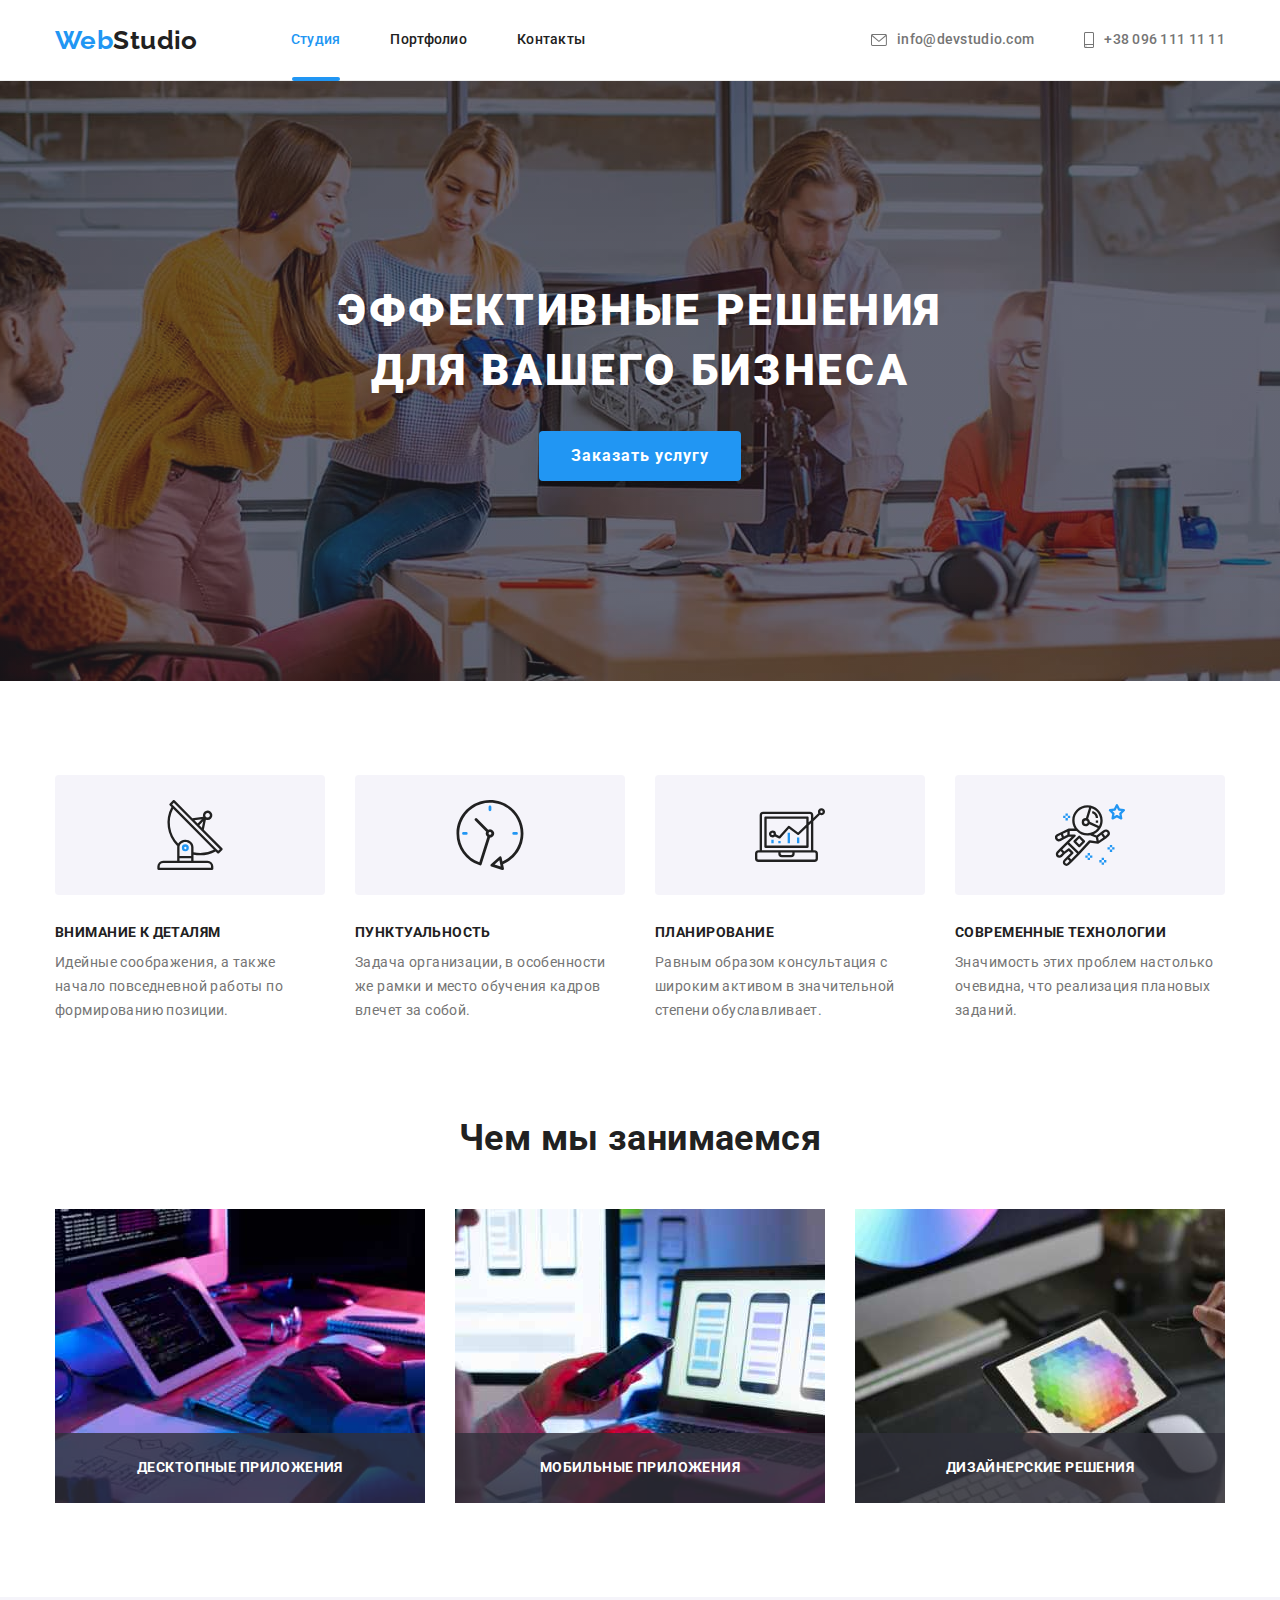
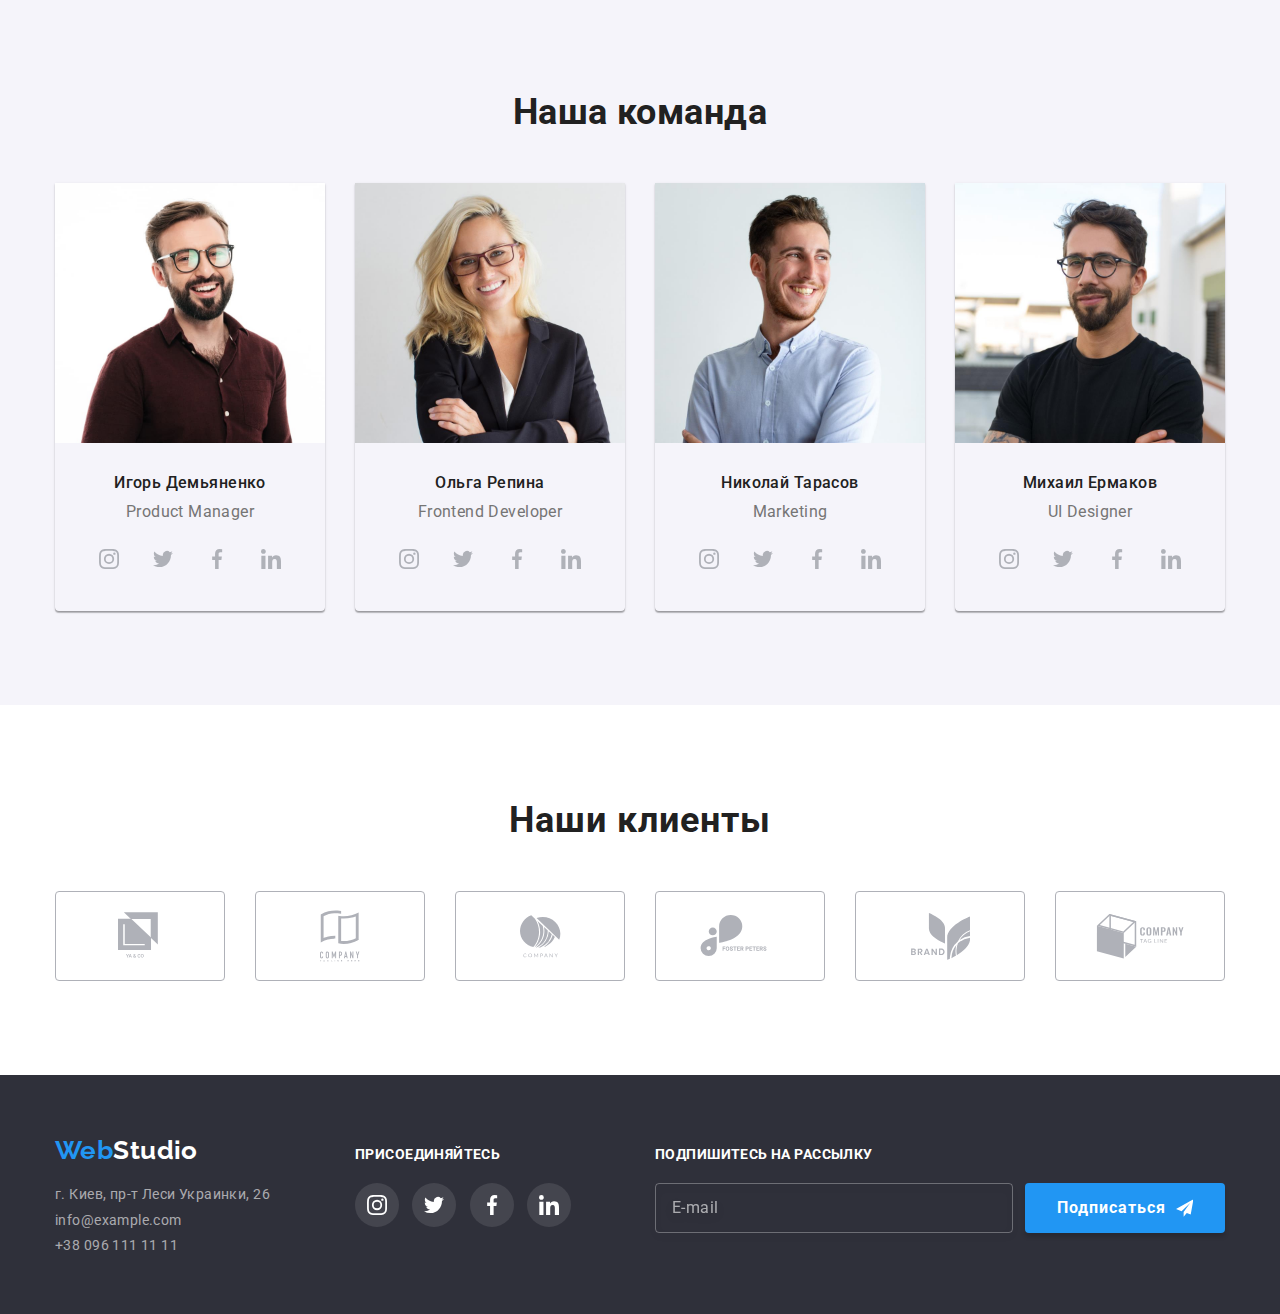
<file: index.html>
<!DOCTYPE html>
<html lang="ru">
  <head>
    <meta charset="UTF-8" />
    <meta http-equiv="X-UA-Compatible" content="IE=edge" />
    <meta name="viewport" content="width=device-width, initial-scale=1.0" />
    <title>Document</title>
    <link rel="preconnect" href="https://fonts.gstatic.com" />
    <link
      href="https://fonts.googleapis.com/css2?family=Raleway:wght@700&family=Roboto:wght@400;500;700;900&display=swap"
      rel="stylesheet"
    />
    <!-- <link
      rel="stylesheet"
      href="https://cdnjs.cloudflare.com/ajax/libs/modern-normalize/1.0.0/modern-normalize.min.css"
    /> -->
    <link rel="stylesheet" href="./css/main.min.css" />
  </head>
  <body>
    <!-- заголовок страницы, одинаковый на всех страницах -->
    <header class="section header ">
      <!-- Раздел навигации по сайту обернут в контейнере "верхняя линия" -->

      <div class="container header-navigation">
        <nav class="navigation-block">
          <a
            class="logo no-line"
            href="WebStudio"
            rel="noopener noreferrer nofollow"
            ><span class="logo-color">Web</span>Studio</a
          >

          <ul class="navigation-block no-list link-font">
            <li class="navigation-block__item">
              <a
                class="navigation-block__link current no-line"
                href="./index.html"
                title="Переход на главнцю страницу сайта"
              >
                Студия</a
              >
            </li>
            <li class="navigation-block__item">
              <a class="navigation-block__link no-line" href="./portfolio.html"
                >Портфолио</a
              >
            </li>
            <li class="navigation-block__item">
              <a class="navigation-block__link no-line" href="#">Контакты</a>
            </li>
          </ul>
        </nav>

        <!-- адресные ссылки -->
        <div class="contacts link-font">
          <a class="contacts__link no-line" href="mailto:info@devstudio.com">
            <svg class="e-mail">
              <use href="./images/svg/icons.svg#envelope"></use>
            </svg>
            info@devstudio.com</a
          >
          <a class="contacts__link no-line" href="+380961111111">
            <svg class="smartphone">
              <use href="./images/svg/icons.svg#smartphone"></use>
            </svg>
            +38 096 111 11 11</a
          >
        </div>
      </div>
    </header>

    <!-- Главный раздел страницы -->
    <main>
      <!-- Главная блок страницы с заказом услуги -->

      <section class="section hero">
        <div class="hero__bg-image">
          <div class="container">
            <div class="hero__definition">
              <h1 class="hero__title">
                Эффективные решения для вашего бизнеса
              </h1>
              <button
                type="button"
                class="btn btn-hover btn-focus"
                data-modal-open
              >
                Заказать услугу
              </button>
            </div>
          </div>
        </div>
      </section>
      <!-- Приоритеты компании -->
      <section class="section">
        <div class="container">
          <h2 class="visually-hidden">Приоритеты компании</h2>
          <ul class="priorities no-list">
            <li class="priorities__item priorities__icon-details">
              <h3 class="priorities__header">Внимание к деталям</h3>
              <p class="priorities__text">
                Идейные соображения, а также начало повседневной работы по
                формированию позиции.
              </p>
            </li>
            <li class="priorities__item priorities__icon-timeliness">
              <h3 class="priorities__header">Пунктуальность</h3>
              <p class="priorities__text">
                Задача организации, в особенности же рамки и место обучения
                кадров влечет за собой.
              </p>
            </li>
            <li class="priorities__item priorities__icon-planning">
              <h3 class="priorities__header">Планирование</h3>
              <p class="priorities__text">
                Равным образом консультация с широким активом в значительной
                степени обуславливает.
              </p>
            </li>
            <li class="priorities__item priorities__icon-technology">
              <h3 class="priorities__header">Современные технологии</h3>
              <p class="priorities__text">
                Значимость этих проблем настолько очевидна, что реализация
                плановых заданий.
              </p>
            </li>
          </ul>
        </div>
      </section>

      <!-- Чем мы занимаемся - описание деятельности компании -->
      <section class="section company-activity">
        <div class="container">
          <h2 class="company-activity__header">Чем мы занимаемся</h2>
          <ul class="activity-description no-list">
            <li class="activity-description__item">
              <div class="activity-description__thumb">
                <img
                  src="./images/mainpage/box_1.jpg"
                  alt="программист, за рабочим столом, работающий на компьютере"
                  width="370"
                />
                <p class="activity-description__thumb-text">
                  Десктопные приложения
                </p>
              </div>
            </li>
            <li class="activity-description__item">
              <div class="activity-description__thumb">
                <img
                  src="./images/mainpage/box_2.jpg"
                  alt="веб-дизайнер разрабывает приложение для смартфонов"
                  width="370"
                />
                <p class="activity-description__thumb-text">
                  Мобильные приложения
                </p>
              </div>
            </li>
            <li class="activity-description__item">
              <div class="activity-description__thumb">
                <img
                  src="./images/mainpage/box_3.jpg"
                  alt="креативный художник веб-дизайнер выбирает цвет на графическом планшете"
                  width="370"
                />
                <p class="activity-description__thumb-text">
                  Дизайнерские решения
                </p>
              </div>
            </li>
          </ul>
        </div>
      </section>

      <!-- Наша команда - представление членов команды -->
      <section class="section ourteam">
        <div class="container">
          <h2 class="ourteam__header">Наша команда</h2>
          <ul class="ourteam-members no-list">
            <li class="ourteam-members__item">
              <img
                class="ourteam-members__img"
                src="./images/mainpage/IDimg(1).jpg"
                alt="Игорь Демьяненко, Product Designer"
                width="270"
              />

              <div class="ourteam-members__title">
                <h3 class="ourteam-members__name">Игорь Демьяненко</h3>
                <p class="ourteam-members__position">Product Manager</p>
                <ul class="social-icons no-list">
                  <li class="social-icons__item">
                    <a
                      class="social-icons__link"
                      href="https://www.instagram.com"
                      rel="noopener noreferrer nofollow"
                      target="_blank"
                    >
                      <svg class="icon">
                        <use href="./images/svg/icons.svg#instagram"></use>
                      </svg>
                    </a>
                  </li>
                  <li class="social-icons__item">
                    <a
                      href="https://twitter.com"
                      class="social-icons__link"
                      rel="noopener noreferrer nofollow"
                      target="_blank"
                    >
                      <svg class="icon">
                        <use href="./images/svg/icons.svg#twitter"></use>
                      </svg>
                    </a>
                  </li>
                  <li class="social-icons__item">
                    <a
                      href="https://www.facebook.com"
                      class="social-icons__link"
                      rel="noopener noreferrer nofollow"
                      target="_blank"
                    >
                      <svg class="icon">
                        <use href="./images/svg/icons.svg#facebook"></use>
                      </svg>
                    </a>
                  </li>
                  <li class="social-icons__item">
                    <a
                      href="https://www.linkedin.com"
                      class="social-icons__link"
                      rel="noopener noreferrer nofollow"
                      target="_blank"
                    >
                      <svg class="icon">
                        <use href="./images/svg/icons.svg#linkedin"></use>
                      </svg>
                    </a>
                  </li>
                </ul>
              </div>
            </li>

            <li class="ourteam-members__item">
              <img
                class="ourteam-members__img"
                src="./images/mainpage/ORimg(1).jpg"
                alt="Ольга Репина, Frontend Developer"
                width="270"
              />
              <div class="ourteam-members__title">
                <h3 class="ourteam-members__name">Ольга Репина</h3>
                <p class="ourteam-members__position">Frontend Developer</p>
                <ul class="social-icons no-list">
                  <li class="social-icons__item">
                    <a
                      class="social-icons__link"
                      href="https://www.instagram.com"
                      rel="noopener noreferrer nofollow"
                      target="_blank"
                    >
                      <svg class="icon">
                        <use href="./images/svg/icons.svg#instagram"></use>
                      </svg>
                    </a>
                  </li>
                  <li class="social-icons__item">
                    <a
                      href="https://twitter.com"
                      class="social-icons__link"
                      rel="noopener noreferrer nofollow"
                      target="_blank"
                    >
                      <svg class="icon">
                        <use href="./images/svg/icons.svg#twitter"></use>
                      </svg>
                    </a>
                  </li>
                  <li class="social-icons__item">
                    <a
                      href="https://www.facebook.com"
                      class="social-icons__link"
                      rel="noopener noreferrer nofollow"
                      target="_blank"
                    >
                      <svg class="icon">
                        <use href="./images/svg/icons.svg#facebook"></use>
                      </svg>
                    </a>
                  </li>
                  <li class="social-icons__item">
                    <a
                      href="https://www.linkedin.com"
                      class="social-icons__link"
                      rel="noopener noreferrer nofollow"
                      target="_blank"
                    >
                      <svg class="icon">
                        <use href="./images/svg/icons.svg#linkedin"></use>
                      </svg>
                    </a>
                  </li>
                </ul>
              </div>
            </li>

            <li class="ourteam-members__item">
              <img
                class="ourteam-members__img"
                src="./images/mainpage/NTimg(1).jpg"
                alt="Николай Тарасов, Marketing"
                width="270"
              />
              <div class="ourteam-members__title">
                <h3 class="ourteam-members__name">Николай Тарасов</h3>
                <p class="ourteam-members__position">Marketing</p>
                <ul class="social-icons no-list">
                  <li class="social-icons__item">
                    <a
                      class="social-icons__link"
                      href="https://www.instagram.com"
                      rel="noopener noreferrer nofollow"
                      target="_blank"
                    >
                      <svg class="icon">
                        <use href="./images/svg/icons.svg#instagram"></use>
                      </svg>
                    </a>
                  </li>
                  <li class="social-icons__item">
                    <a
                      href="https://twitter.com"
                      class="social-icons__link"
                      rel="noopener noreferrer nofollow"
                      target="_blank"
                    >
                      <svg class="icon">
                        <use href="./images/svg/icons.svg#twitter"></use>
                      </svg>
                    </a>
                  </li>
                  <li class="social-icons__item">
                    <a
                      href="https://www.facebook.com"
                      class="social-icons__link"
                      rel="noopener noreferrer nofollow"
                      target="_blank"
                    >
                      <svg class="icon">
                        <use href="./images/svg/icons.svg#facebook"></use>
                      </svg>
                    </a>
                  </li>
                  <li class="social-icons__item">
                    <a
                      href="https://www.linkedin.com"
                      class="social-icons__link"
                      rel="noopener noreferrer nofollow"
                      target="_blank"
                    >
                      <svg class="icon">
                        <use href="./images/svg/icons.svg#linkedin"></use>
                      </svg>
                    </a>
                  </li>
                </ul>
              </div>
            </li>

            <li class="ourteam-members__item">
              <img
                class="ourteam-members__img"
                src="./images/mainpage/MEimg(1).jpg"
                alt="Михаил Ермаков, UI Designer"
                width="270"
              />
              <div class="ourteam-members__title">
                <h3 class="ourteam-members__name">Михаил Ермаков</h3>
                <p class="ourteam-members__position">UI Designer</p>
                <ul class="social-icons no-list">
                  <li class="social-icons__item">
                    <a
                      class="social-icons__link"
                      href="https://www.instagram.com"
                      rel="noopener noreferrer nofollow"
                      target="_blank"
                    >
                      <svg class="icon">
                        <use href="./images/svg/icons.svg#instagram"></use>
                      </svg>
                    </a>
                  </li>
                  <li class="social-icons__item">
                    <a
                      href="https://twitter.com"
                      class="social-icons__link"
                      rel="noopener noreferrer nofollow"
                      target="_blank"
                    >
                      <svg class="icon">
                        <use href="./images/svg/icons.svg#twitter"></use>
                      </svg>
                    </a>
                  </li>
                  <li class="social-icons__item">
                    <a
                      href="https://www.facebook.com"
                      class="social-icons__link"
                      rel="noopener noreferrer nofollow"
                      target="_blank"
                    >
                      <svg class="icon">
                        <use href="./images/svg/icons.svg#facebook"></use>
                      </svg>
                    </a>
                  </li>
                  <li class="social-icons__item">
                    <a
                      href="https://www.linkedin.com"
                      class="social-icons__link"
                      rel="noopener noreferrer nofollow"
                      target="_blank"
                    >
                      <svg class="icon">
                        <use href="./images/svg/icons.svg#linkedin"></use>
                      </svg>
                    </a>
                  </li>
                </ul>
              </div>
            </li>
          </ul>
        </div>
      </section>

      <section class="section customers-section">
        <div class="container">
          <h2 class="customers-section__header">Наши клиенты</h2>
          <ul class="customers-list no-list">
            <li class="customers-list__item">
              <a
                class="customers-list__link"
                href=""
                rel="noopener noreferrer nofollow"
                target="_blank"
              >
                <svg class="customers-list__icon" width="44" height="49">
                  <use href="./images/svg/icons.svg#Ya_Co"></use>
                </svg>
              </a>
            </li>
            <li class="customers-list__item">
              <a
                class="customers-list__link"
                href=""
                rel="noopener noreferrer nofollow"
                target="_blank"
              >
                <svg class="customers-list__icon" width="40" height="52">
                  <use href="./images/svg/icons.svg#Company_Tagline_Here"></use>
                </svg>
              </a>
            </li>
            <li class="customers-list__item">
              <a
                class="customers-list__link"
                href=""
                rel="noopener noreferrer nofollow"
                target="_blank"
              >
                <svg class="customers-list__icon" width="41" height="43">
                  <use href="./images/svg/icons.svg#Company"></use>
                </svg>
              </a>
            </li>
            <li class="customers-list__item">
              <a
                class="customers-list__link"
                href=""
                rel="noopener noreferrer nofollow"
                target="_blank"
              >
                <svg class="customers-list__icon" width="80" height="42">
                  <use href="./images/svg/icons.svg#Foster_Peters"></use>
                </svg>
              </a>
            </li>
            <li class="customers-list__item">
              <a
                class="customers-list__link"
                href=""
                rel="noopener noreferrer nofollow"
                target="_blank"
              >
                <svg class="customers-list__icon" width="59" height="47">
                  <use href="./images/svg/icons.svg#Brand"></use>
                </svg>
              </a>
            </li>
            <li class="customers-list__item">
              <a
                class="customers-list__link"
                href=""
                rel="noopener noreferrer nofollow"
                target="_blank"
              >
                <svg class="customers-list__icon" width="89" height="45">
                  <use href="./images/svg/icons.svg#Company_Tag-Line"></use>
                </svg>
              </a>
            </li>
          </ul>
        </div>
      </section>
    </main>

    <!-- футер страницы -->
    <footer class="section page-footer">
      <div class="container">
        <div class="footer">
          <div class="company-info footer__item">
            <a
              class="logo logo--footer no-line"
              href="WebStudio"
              rel="noopener noreferrer nofollow"
              ><span class="logo-color">Web</span>Studio</a
            >
            <address>
              <p class="company-info__item street">
                г. Киев, пр-т Леси Украинки, 26
              </p>
              <a
                class="company-info__item no-line"
                href="mailto:info@example.com"
                >info@example.com</a
              >
              <a class="company-info__item no-line" href="+380961111111"
                >+38 096 111 11 11</a
              >
            </address>
          </div>
          <div class="join-us footer__item">
            <p class="join-us__appeal">присоединяйтесь</p>
            <a
              class="join-us__link instagram no-line"
              href="https://www.instagram.com"
              target="_blank"
              rel="noopener noreferer nofollow"
            ></a>
            <a
              class="join-us__link twitter no-line"
              href="https://twitter.com"
              target="_blank"
              rel="noopener noreferer nofollow"
            ></a>
            <a
              class="join-us__link facebook no-line"
              href="https://www.facebook.com"
              target="_blank"
              rel="noopener noreferer nofollow"
            ></a>
            <a
              class="join-us__link linkedin no-line"
              href="https://www.linkedin.com"
              target="_blank"
              rel="noopener noreferer nofollow"
            ></a>
          </div>

          <!-- оформление секции ввода e-mail -->
          <div class="call-to-sign footer__item">
            <p class="call-to-sign__appeal">Подпишитесь на рассылку</p>
            <form
              name="signup-form"
              class="call-to-sign__input"
              autocomplete="on"
            >
              <input
                type="email"
                name="email"
                placeholder="E-mail"
                class="call-to-sign__email"
              />
              <button
                type="submit"
                class="submit button btn btn-hover btn-focus"
              >
                <span>Подписаться</span>
                <svg width="24" height="24" class="submit__fly">
                  <use href="./images/svg/icons.svg#fly"></use>
                </svg>
              </button>
            </form>
          </div>
        </div>
      </div>
    </footer>

    <!-- формирование модального окна -->
    <div class="backdrop is-hidden" data-modal>
      <div class="modal">
        <div class="registration-form" role="group">
          <p class="registration-form__header">
            Оставьте свои данные, мы вам перезвоним
          </p>

          <label for="client-name" class="label">
            <span class="label__description">Имя</span>
            <input
              type="text"
              name="name-input"
              id="client-name"
              pattern="^[A-Za-zА-Яа-яЁё\s]+$"
              required
              class="label__input-field"
            /><svg class="label__icon" width="18" height="18">
              <use href="./images/svg/icons.svg#person"></use>
            </svg>
          </label>

          <label for="client-tel" class="label">
            <span class="label__description">Телефон</span>
            <input
              type="tel"
              name="phone-input"
              id="client-tel"
              pattern="[0-9]{10}"
              required
              class="label__input-field"
            />
            <svg class="label__icon" width="18" height="18">
              <use href="./images/svg/icons.svg#phone-client"></use>
            </svg>
          </label>

          <label for="client-mail" class="label">
            <span class="label__description">Почта</span>
            <input
              type="email"
              name="mail-input"
              id="client-mail"
              required
              class="label__input-field"
            />
            <svg class="label__icon" width="18" height="18">
              <use href="./images/svg/icons.svg#email-client"></use>
            </svg>
          </label>

          <label for="comment" class="label">
            <span class="label__description">Комментарий</span></label
          >
          <textarea
            name="comment"
            id="comment"
            class="registration-form__comment"
          >
          </textarea>

          <label class="form-check">
            <input
              class="form-check__input visually-hidden"
              type="checkbox"
              required
            />
            <span class="form-check__box"></span>
            <span class="form-check__agreement"
              >Соглашаюсь с рассылкой и принимаю</span
            >
            <a class="form-check__link no-line" href="#">Условия договора</a>
          </label>

          <button type="submit" class="form-send btn btn-hover btn-focus">
            Отправить
          </button>
        </div>

        <button class="modal-close" data-modal-close>
          <svg class="modal-close__icon" width="18" height="18">
            <use href="./images/svg/icons.svg#modal-close"></use>
          </svg>
        </button>
      </div>
    </div>
    <!-- Ставим Js перед закрывающим тегом body -->
    <script src="./modal.js"></script>
  </body>
</html>
</file>
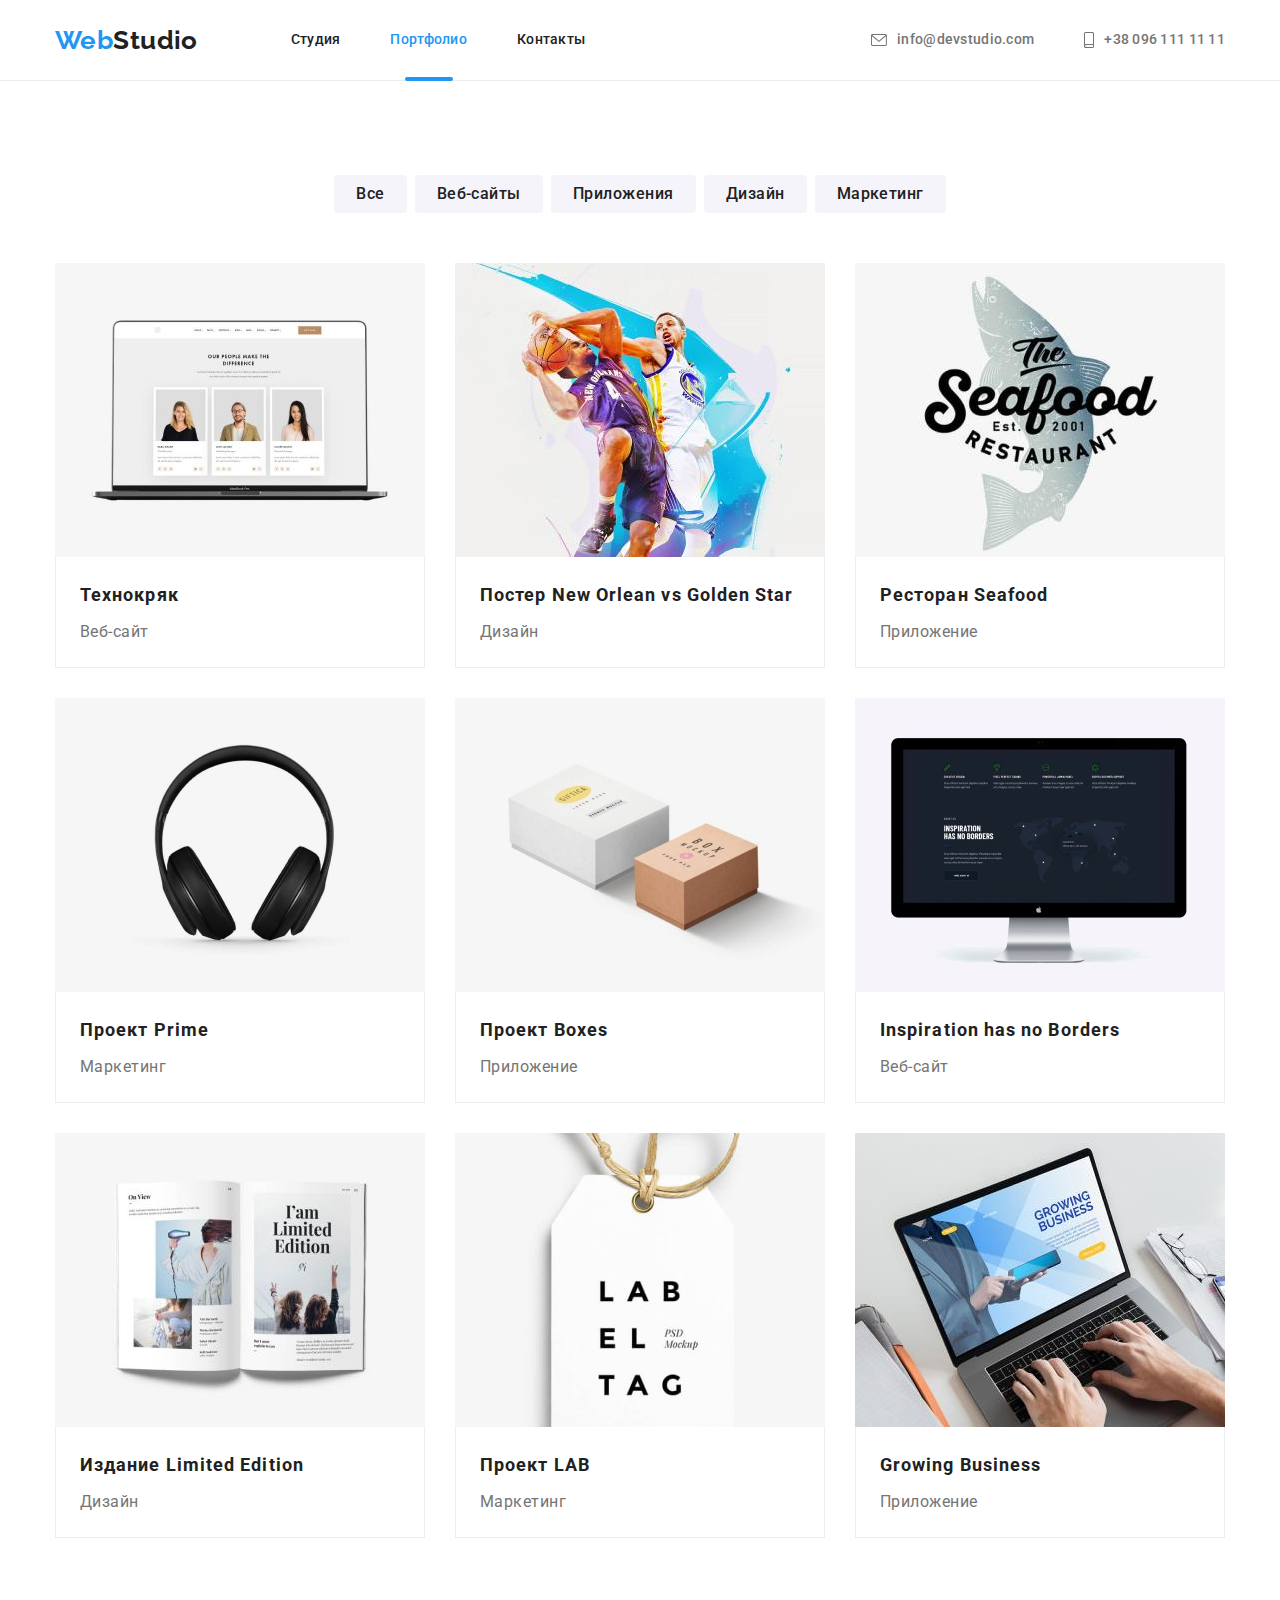
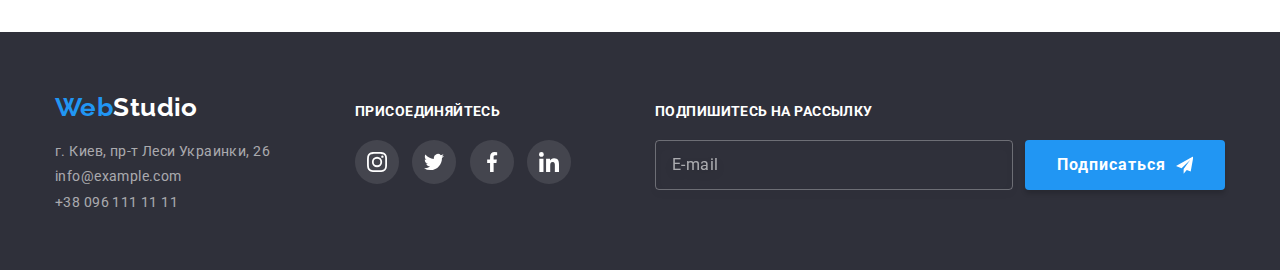
<file: portfolio.html>
<!DOCTYPE html>
<html lang="ru">
  <head>
    <meta charset="UTF-8" />
    <meta http-equiv="X-UA-Compatible" content="IE=edge" />
    <meta name="viewport" content="width=device-width, initial-scale=1.0" />
    <title>portfolio</title>
    <link rel="preconnect" href="https://fonts.gstatic.com" />
    <link
      href="https://fonts.googleapis.com/css2?family=Raleway:wght@700&family=Roboto:wght@400;500;700;900&display=swap"
      rel="stylesheet"
    />
    <!-- <link
      rel="stylesheet"
      href="https://cdnjs.cloudflare.com/ajax/libs/modern-normalize/1.0.0/modern-normalize.min.css"
    /> -->
    <link rel="stylesheet" href="./css/main.min.css" />
  </head>
  <body>
    <!-- заголовок страницы, одинаковый на всех страницах -->
    <header class="section header ">
      <!-- Раздел навигации по сайту -->
      <div class="container header-navigation">
        <nav class="navigation-block">
          <a
            href="WebStudio"
            rel="noopener noreferrer nofollow"
            class="logo no-line"
            ><span class="logo-color">Web</span>Studio</a
          >

          <ul class="navigation-block no-list link-font">
            <li class="navigation-block__item">
              <a
                class="navigation-block__link no-line"
                href="./index.html"
                title="Переход на главнцю страницу сайта"
              >
                Студия</a
              >
            </li>
            <li class="navigation-block__item">
              <a
                class="navigation-block__link current no-line"
                href="./portfolio.html"
                >Портфолио</a
              >
            </li>
            <li class="navigation-block__item">
              <a class="navigation-block__link no-line" href="">Контакты</a>
            </li>
          </ul>
        </nav>

        <!-- адресные ссылки -->
        <div class="contacts link-font">
          <a class="contacts__link no-line" href="mailto:info@devstudio.com">
            <svg class="e-mail">
              <use href="./images/svg/icons.svg#envelope"></use>
            </svg>
            info@devstudio.com</a
          >
          <a class="contacts__link no-line" href="+380961111111">
            <svg class="smartphone">
              <use href="./images/svg/icons.svg#smartphone"></use>
            </svg>
            +38 096 111 11 11</a
          >
        </div>
      </div>
    </header>

    <!-- главный раздел страницы Портфолио -->
    <main>
      <section class="section portfolio">
        <div class="container">
          <h1 class="visually-hidden">Портфолио компании</h1>

          <!-- фильтр переходов внутри сайта -->

          <ul class="navigation no-list">
            <li class="navigation__item">
              <button type="button" class="navigation__btn">Все</button>
            </li>
            <li class="navigation__item">
              <button type="button" class="navigation__btn">Веб-сайты</button>
            </li>
            <li class="navigation__item">
              <button type="button" class="navigation__btn">Приложения</button>
            </li>
            <li class="navigation__item">
              <button type="button" class="navigation__btn">Дизайн</button>
            </li>
            <li class="navigation__item">
              <button type="button" class="navigation__btn">Маркетинг</button>
            </li>
          </ul>

          <!-- раздел Наши работы, ссылки на описание проектов -->
          <h2 class="visually-hidden">Описание работ компании в портфолио</h2>
          <ul class="our-projects no-list">
            <li class="our-projects__item">
              <a
                class="our-projects__link no-line"
                href="#"
                rel="noopener noreferrer nofollow"
              >
                <div class="overaly">
                  <div class="overaly__item">
                    <p class="overaly__text">
                      Технокряк это современная площадка распространения
                      коронавируса. Компании используют эту платформу для
                      цифрового шпионажа и атак на защищённые серверы
                      конкурентов.
                    </p>
                  </div>
                  <img
                    class="portfolio-img"
                    src="./images/portfolio/tekhnokryak(1).jpg"
                    alt="Технокряк - Мы создаем различия"
                    width="370"
                  />
                </div>
                <div class="our-projects__item-decription">
                  <h3 class="our-projects__item-heading">Технокряк</h3>
                  <p class="our-projects__item-title">Веб-сайт</p>
                </div>
              </a>
            </li>

            <li class="our-projects__item">
              <a
                class="our-projects__link no-line"
                href="#"
                rel="noopener noreferrer nofollow"
              >
                <div class="overaly">
                  <img
                    class="portfolio-img"
                    src="./images/portfolio/NO_GS(1).jpg"
                    alt="Постер New Orlean против Golden Star"
                    width="370"
                  />
                  <div class="overaly__item">
                    <p class="overaly__text">
                      Технокряк это современная площадка распространения
                      коронавируса. Компании используют эту платформу для
                      цифрового шпионажа и атак на защищённые серверы
                      конкурентов.
                    </p>
                  </div>
                </div>

                <div class="our-projects__item-decription">
                  <h3 class="our-projects__item-heading">
                    Постер New Orlean vs Golden Star
                  </h3>
                  <p class="our-projects__item-title">Дизайн</p>
                </div>
              </a>
            </li>

            <li class="our-projects__item">
              <a
                class="our-projects__link no-line"
                href="#"
                rel="noopener noreferrer nofollow"
              >
                <div class="overaly">
                  <div class="overaly__item">
                    <p class="overaly__text">
                      Технокряк это современная площадка распространения
                      коронавируса. Компании используют эту платформу для
                      цифрового шпионажа и атак на защищённые серверы
                      конкурентов.
                    </p>
                  </div>
                  <img
                    class="portfolio-img"
                    src="./images/portfolio/SeaFood(1).jpg"
                    alt="Ресторан Seafood"
                    width="370"
                  />
                </div>

                <div class="our-projects__item-decription">
                  <h3 class="our-projects__item-heading">Ресторан Seafood</h3>
                  <p class="our-projects__item-title">Приложение</p>
                </div>
              </a>
            </li>

            <li class="our-projects__item">
              <a
                class="our-projects__link no-line"
                href="#"
                rel="noopener noreferrer nofollow"
              >
                <div class="overaly">
                  <div class="overaly__item">
                    <p class="overaly__text">
                      Технокряк это современная площадка распространения
                      коронавируса. Компании используют эту платформу для
                      цифрового шпионажа и атак на защищённые серверы
                      конкурентов.
                    </p>
                  </div>
                  <img
                    class="portfolio-img"
                    src="./images/portfolio/Prime(1).jpg"
                    alt="Проект Основной"
                    width="370"
                  />
                </div>

                <div class="our-projects__item-decription">
                  <h3 class="our-projects__item-heading">Проект Prime</h3>
                  <p class="our-projects__item-title">Маркетинг</p>
                </div>
              </a>
            </li>

            <li class="our-projects__item">
              <a
                class="our-projects__link no-line"
                href="#"
                rel="noopener noreferrer nofollow"
              >
                <div class="overaly">
                  <div class="overaly__item">
                    <p class="overaly__text">
                      Технокряк это современная площадка распространения
                      коронавируса. Компании используют эту платформу для
                      цифрового шпионажа и атак на защищённые серверы
                      конкурентов.
                    </p>
                  </div>
                  <img
                    class="portfolio-img"
                    src="./images/portfolio/Boxes(1).jpg"
                    alt="Проект Коробки"
                    width="370"
                  />
                </div>

                <div class="our-projects__item-decription">
                  <h3 class="our-projects__item-heading">Проект Boxes</h3>
                  <p class="our-projects__item-title">Приложение</p>
                </div>
              </a>
            </li>

            <li class="our-projects__item">
              <a
                class="our-projects__link no-line"
                href="#"
                rel="noopener noreferrer nofollow"
              >
                <div class="overaly">
                  <div class="overaly__item">
                    <p class="overaly__text">
                      Технокряк это современная площадка распространения
                      коронавируса. Компании используют эту платформу для
                      цифрового шпионажа и атак на защищённые серверы
                      конкурентов.
                    </p>
                  </div>
                  <img
                    class="portfolio-img"
                    src="./images/portfolio/Inspiration(1).jpg"
                    alt="Вдохновение не имеет границ"
                    width="370"
                  />
                </div>
                <div class="our-projects__item-decription">
                  <h3 class="our-projects__item-heading">
                    Inspiration has no Borders
                  </h3>
                  <p class="our-projects__item-title">Веб-сайт</p>
                </div>
              </a>
            </li>

            <li class="our-projects__item">
              <a
                class="our-projects__link no-line"
                href="#"
                rel="noopener noreferrer nofollow"
              >
                <div class="overaly">
                  <div class="overaly__item">
                    <p class="overaly__text">
                      Технокряк это современная площадка распространения
                      коронавируса. Компании используют эту платформу для
                      цифрового шпионажа и атак на защищённые серверы
                      конкурентов.
                    </p>
                  </div>
                  <img
                    class="portfolio-img"
                    src="./images/portfolio/LimitedEd(1).jpg"
                    alt="Разворот журнала с
              надписью Ограниченное издание"
                    width="370"
                  />
                </div>

                <div class="our-projects__item-decription">
                  <h3 class="our-projects__item-heading">
                    Издание Limited Edition
                  </h3>
                  <p class="our-projects__item-title">Дизайн</p>
                </div>
              </a>
            </li>

            <li class="our-projects__item">
              <a
                class="our-projects__link no-line"
                href="#"
                rel="noopener noreferrer nofollow"
              >
                <div class="overaly">
                  <div class="overaly__item">
                    <p class="overaly__text">
                      Технокряк это современная площадка распространения
                      коронавируса. Компании используют эту платформу для
                      цифрового шпионажа и атак на защищённые серверы
                      конкурентов.
                    </p>
                  </div>
                  <img
                    class="portfolio-img"
                    src="./images/portfolio/LAB(1).jpg"
                    alt="Лабораторная бирка"
                    width="370"
                  />
                </div>

                <div class="our-projects__item-decription">
                  <h3 class="our-projects__item-heading">Проект LAB</h3>
                  <p class="our-projects__item-title">Маркетинг</p>
                </div>
              </a>
            </li>

            <li class="our-projects__item">
              <a
                class="our-projects__link no-line"
                href="#"
                rel="noopener noreferrer nofollow"
              >
                <div class="overaly">
                  <div class="overaly__item">
                    <p class="overaly__text">
                      Технокряк это современная площадка распространения
                      коронавируса. Компании используют эту платформу для
                      цифрового шпионажа и атак на защищённые серверы
                      конкурентов.
                    </p>
                  </div>
                  <img
                    class="portfolio-img"
                    src="./images/portfolio/GrowingB(1).jpg"
                    alt="Человек работает на ноутбуке на экране надпись Растущий бизнес"
                    width="370"
                  />
                </div>

                <div class="our-projects__item-decription">
                  <h3 class="our-projects__item-heading">Growing Business</h3>
                  <p class="our-projects__item-title">Приложение</p>
                </div>
              </a>
            </li>
          </ul>
        </div>
      </section>
    </main>

    <!-- футер страницы -->
    <footer class="section page-footer">
      <div class="container">
        <div class="footer">
          <div class="footer-logo-address footer__item">
            <a
              class="logo logo--footer no-line"
              href="WebStudio"
              rel="noopener noreferrer nofollow"
              ><span class="logo-color">Web</span>Studio</a
            >
            <address class="page-footer-address">
              <p class="company-info__item street">
                г. Киев, пр-т Леси Украинки, 26
              </p>
              <a
                class="company-info__item no-line"
                href="mailto:info@example.com"
                >info@example.com</a
              >
              <a class="company-info__item no-line" href="+380961111111"
                >+38 096 111 11 11</a
              >
            </address>
          </div>
          <div class="join-us footer__item">
            <p class="join-us__appeal">присоединяйтесь</p>
            <a
              class="join-us__link instagram no-line"
              href="https://www.instagram.com"
              target="_blank"
              rel="noopener noreferer nofollow"
            ></a>
            <a
              class="join-us__link twitter no-line"
              href="https://twitter.com"
              target="_blank"
              rel="noopener noreferer nofollow"
            ></a>
            <a
              class="join-us__link facebook no-line"
              href="https://www.facebook.com"
              target="_blank"
              rel="noopener noreferer nofollow"
            ></a>
            <a
              class="join-us__link linkedin no-line"
              href="https://www.linkedin.com"
              target="_blank"
              rel="noopener noreferer nofollow"
            ></a>
          </div>

          <!-- оформление секции ввода e-mail -->
          <div class="call-to-sign footer__item">
            <p class="call-to-sign__appeal">Подпишитесь на рассылку</p>
            <form
              name="call-to-sign__input"
              class="call-to-sign__input"
              autocomplete="on"
            >
              <input
                type="email"
                name="email"
                placeholder="E-mail"
                class="call-to-sign__email"
              />
              <button
                type="submit"
                class="submit button btn btn-hover btn-focus"
              >
                <span>Подписаться</span>
                <svg width="24" height="24" class="submit__fly">
                  <use href="./images/svg/icons.svg#fly"></use>
                </svg>
              </button>
            </form>
          </div>
        </div>
      </div>
    </footer>
  </body>
</html>
</file>
<file: css/main.min.css>
/*! modern-normalize v1.0.0 | MIT License | https://github.com/sindresorhus/modern-normalize */*,::after,::before{box-sizing:border-box}:root{-moz-tab-size:4;tab-size:4}html{line-height:1.15;-webkit-text-size-adjust:100%}body{margin:0}body{font-family:system-ui, -apple-system, 'Segoe UI', Roboto, Helvetica, Arial, sans-serif, 'Apple Color Emoji', 'Segoe UI Emoji'}hr{height:0;color:inherit}abbr[title]{text-decoration:underline dotted}b,strong{font-weight:bolder}code,kbd,pre,samp{font-family:ui-monospace, SFMono-Regular, Consolas, 'Liberation Mono', Menlo, monospace;font-size:1em}small{font-size:80%}sub,sup{font-size:75%;line-height:0;position:relative;vertical-align:baseline}sub{bottom:-0.25em}sup{top:-0.5em}table{text-indent:0;border-color:inherit}button,input,optgroup,select,textarea{font-family:inherit;font-size:100%;line-height:1.15;margin:0}button,select{text-transform:none}[type='button'],[type='reset'],[type='submit'],button{-webkit-appearance:button}::-moz-focus-inner{border-style:none;padding:0}:-moz-focusring{outline:1px dotted ButtonText}:-moz-ui-invalid{box-shadow:none}legend{padding:0}progress{vertical-align:baseline}::-webkit-inner-spin-button,::-webkit-outer-spin-button{height:auto}[type='search']{-webkit-appearance:textfield;outline-offset:-2px}::-webkit-search-decoration{-webkit-appearance:none}::-webkit-file-upload-button{-webkit-appearance:button;font:inherit}summary{display:list-item}html{box-sizing:border-box}*,*::before,*::after{box-sizing:inherit}button{padding:0;border:none;font:inherit;color:inherit;background-color:transparent;cursor:pointer}h1,h2,h3,h4,h5,h6,p,ul{margin:0;padding:0}img{display:block;max-width:100%;height:auto}body{background-color:#fff;color:#212121;font-family:'Roboto', sans-serif;font-style:normal;font-size:14px;line-height:1.14;letter-spacing:0.03em}.no-list{list-style:none}.no-line{text-decoration:none}.visually-hidden{position:absolute !important;clip:rect(1px 1px 1px 1px);clip:rect(1px, 1px, 1px, 1px);padding:0 !important;border:0 !important;height:1px !important;width:1px !important;overflow:hidden}.section{padding-top:94px;padding-bottom:94px}.container{width:1200px;margin:0 auto;padding-right:15px;padding-left:15px}.header{padding-top:0;padding-bottom:0;border-bottom:1px solid #ececec}.header-navigation{display:flex;align-items:center}.navigation-block{display:flex;flex-wrap:wrap;align-items:center;margin-right:auto}.navigation-block__link{position:relative;display:block;padding-top:32px;padding-bottom:32px;color:#212121;transition:color 250ms cubic-bezier(0.4, 0, 0.2, 1)}.navigation-block__link:hover,.navigation-block__link:focus{color:#2196f3}.navigation-block__item:not(:last-child){margin-right:50px}.link-font{font-weight:500;font-size:14px;line-height:1.14;letter-spacing:0.02em}.contacts{display:flex}.contacts>.contacts__link{display:inline-flex;justify-content:center;align-items:center;padding-top:32px;padding-bottom:32px}.contacts__link{color:#757575;transition:color 250ms cubic-bezier(0.4, 0, 0.2, 1)}.contacts__link:hover,.contacts__link:focus{color:#2196f3}.contacts__link:hover .e-mail,.contacts__link:focus .e-mail,.contacts__link:hover .smartphone,.contacts__link:focus .smartphone{fill:#2196f3}.contacts__link+.contacts__link{margin-left:50px}.e-mail{width:16px;height:12px;margin-right:10px;fill:#757575;transition:fill 250ms cubic-bezier(0.4, 0, 0.2, 1)}.smartphone{width:10px;height:16px;margin-right:10px;fill:#757575;transition:fill 250 ms cubic-bezier(0.4, 0, 0.2, 1)}.current{color:#2196f3}.current::after{content:'';position:absolute;left:50%;bottom:-1px;transform:translate(-50%, 0);width:48px;height:4px;background-image:url(../images/svg/line.svg);background-repeat:no-repeat}.logo{display:block;font-family:Raleway, sans-serif;color:#212121;font-weight:700;font-size:26px;line-height:1.19;margin-right:93px;padding-top:24px;padding-bottom:24px}.logo-color{color:#2196f3}.backdrop{position:fixed;left:0;top:0;width:100%;height:100%;background:rgba(0,0,0,0.2);opacity:1;visibility:visible;transition:opacity 250ms cubic-bezier(0.4, 0, 0.2, 1),visibility 250ms cubic-bezier(0.4, 0, 0.2, 1)}.backdrop.is-hidden{opacity:0;visibility:hidden;pointer-events:none}.backdrop.is-hidden.modal{transform:translate(-50%, -50%) scale(0.7)}.modal{position:absolute;left:50%;top:50%;transform:translate(-50%, -50%) scale(1);min-width:528px;min-height:581px;padding:40px 41px;background:#fff;box-shadow:0px 1px 3px rgba(0,0,0,0.12),0px 1px 1px rgba(0,0,0,0.14),0px 2px 1px rgba(0,0,0,0.2);border-radius:4px;opacity:1;transition:transform 250ms cubic-bezier(0.4, 0, 0.2, 1)}.modal-close{position:absolute;top:8px;right:8px;width:30px;height:30px;border:1px solid rgba(0,0,0,0.1);border-radius:50%;transition:fill 250ms cubic-bezier(0.4, 0, 0.2, 1)}.modal-close__icon{fill:#000;position:absolute;left:50%;top:50%;transform:translate(-50%, -50%)}.modal-close:hover .modal-close__icon{fill:#2196f3}.registration-form{display:flex;flex-direction:column}.registration-form__header{font-weight:700;font-size:20px;line-height:1.05;text-align:center;letter-spacing:0.03em;color:#212121;margin-bottom:12px}.label{position:relative;display:flex;flex-direction:column}.label__description{margin-bottom:4px}.label__icon{position:absolute;left:12px;top:30px;transition:fill 250ms cubic-bezier(0.4, 0, 0.2, 1)}.label:nth-child(-n+5){margin-top:10px}.label__input-field,.registration-form__comment{border:1px solid rgba(33,33,33,0.2);border-radius:4px;height:40px;padding-left:42px;transition:outline 250ms cubic-bezier(0.4, 0, 0.2, 1)}.label:hover .label__icon,.label__input-field:hover+.label__icon,.label__input-field:focus+.label__icon{fill:#2196f3}.label__input-field :hover,.label__input-field :focus{border:1px solid #2196f3;outline-color:#2196f3}.label:hover>.label__input-field{outline:1px solid #2196f3}.registration-form__comment{resize:none;width:448px;height:120px;padding:12px 16px}.form-check{display:flex;position:relative;align-items:center;margin-top:20px;margin-bottom:30px}.form-check__agreement{line-height:1.71;color:#757575;margin-right:0.3em}.form-check__link{display:inline-flex;height:15px;color:#2196f3;border-bottom:1px solid #2196f3}.form-send{width:200px;height:50px;align-self:center;color:#fff;transition:background-color 250ms cubic-bezier(0.4, 0, 0.2, 1),box-shadow 250ms cubic-bezier(0.4, 0, 0.2, 1)}.form-check__box{width:16px;height:15px;margin-right:9px;overflow:hidden;border-radius:0.05em;background-color:#fafafa;background-repeat:no-repeat;background-position:50% 50%;box-shadow:0 0 0 0.1em #212121}.form-check__input:checked+.form-check__box{background-color:#2196f3;background-image:url(../images/svg/check_mark.svg)}.form-check__input:focus+.form-check__box{box-shadow:0 0 0 0.1em #2196f3}.btn{padding:10px 32px;font-family:inherit;background-color:#2196f3;font-weight:700;font-size:16px;line-height:1.87;text-align:center;letter-spacing:0.06em;box-shadow:0px 4px 4px rgba(0,0,0,0.15);border-radius:4px;transition:background-color 250ms cubic-bezier(0.4, 0, 0.2, 1)}.btn-hover:hover,.btn-focus:focus{background-color:#188ce8;color:#fff}.overaly{position:relative;overflow:hidden}.overaly__item{position:absolute;left:0;bottom:0;width:100%;height:100%;padding:63px 24px;transform:translateY(100%);transition:transform 250ms cubic-bezier(0.4, 0, 0.2, 1)}.overaly__text{width:322px;height:168px;font-size:18px;line-height:1.56;letter-spacing:0.03em;color:#fff}.our-projects__link:hover .overaly__item,.our-projects__link:focus .overaly__item{transform:translateY(0);background-color:#2196f3}.icon{width:20px;height:20px;fill:#afb1b8;transition:fill 250ms cubic-bezier(0.4, 0, 0.2, 1)}.social-icons{display:inline-flex}.social-icons__link{display:flex;justify-content:center;align-items:center;width:44px;height:44px;border-radius:50%;transition:background-color 250ms cubic-bezier(0.4, 0, 0.2, 1)}.social-icons__item:not(:last-child){margin-right:10px}.social-icons__link:hover,.social-icons__link:focus{background-color:#2196f3}.social-icons__link:hover .icon,.social-icons__link:focus .icon{fill:#fff}.join-us__appeal,.call-to-sign__appeal{font-weight:700;text-transform:uppercase;margin-bottom:20px;color:#fff}.join-us__link{display:inline-flex;width:44px;height:44px;border-radius:50% 50%;background-color:rgba(255,255,255,0.1);background-size:20px 20px;background-position:center;background-repeat:no-repeat;transition:background-color 250ms cubic-bezier(0.4, 0, 0.2, 1)}.join-us__link:not(:last-child){margin-right:10px}.join-us__link:hover,.join-us__link:focus{background-color:#2196f3}.instagram{background-image:url(../images/svg/white_instagram.svg)}.twitter{background-image:url(../images/svg/white_twitter.svg)}.facebook{background-image:url(../images/svg/white_facebook.svg)}.linkedin{background-image:url(../images/svg/white_linkedin.svg)}.call-to-sign{flex-grow:1}.call-to-sign__input{display:flex;justify-content:space-between}.call-to-sign__email{padding-left:16px;width:358px;height:50px;color:#fff;border:1px solid rgba(255,255,255,0.3);box-sizing:border-box;filter:drop-shadow(0px 4px 4px rgba(0,0,0,0.15));border-radius:4px;background-color:transparent}.call-to-sign__email:invalid:not(:focus){color:red}.call-to-sign__email::placeholder{font-size:16px;line-height:1.25;letter-spacing:0.03em;color:rgba(255,255,255,0.6)}.submit{display:inline-flex;justify-content:center;align-items:center;width:200px;height:50px;background:#2196f3;box-shadow:0px 4px 4px rgba(0,0,0,0.15);border-radius:4px}.submit__fly{fill:#fff;margin-left:10px}.navigation{display:flex;flex-wrap:wrap;justify-content:center;margin-bottom:50px}.navigation__item:not(:last-child){display:block;margin-right:8px;padding:0}.navigation__btn{background-color:#f5f4fa;color:#212121;padding-top:6px;padding-right:22px;padding-bottom:6px;padding-left:22px;font-family:'Roboto', sans-serif;font-weight:500;font-size:16px;line-height:1.62;text-align:center;letter-spacing:0.03em;border-radius:4px;transition:background-color 250ms cubic-bezier(0.4, 0, 0.2, 1),color 250ms cubic-bezier(0.4, 0, 0.2, 1),box-shadow 250ms cubic-bezier(0.4, 0, 0.2, 1)}.navigation__btn:hover,.navigation__btn:focus{background-color:#2196f3;color:#fff;box-shadow:0px 3px 1px rgba(0,0,0,0.1),0px 1px 2px rgba(0,0,0,0.08),0px 2px 2px rgba(0,0,0,0.12)}.hero{padding:0}.hero__bg-image{background-color:#c4c4c4;background-image:linear-gradient(to right, rgba(47,48,58,0.4), rgba(47,48,58,0.4)),url(../images/background/Hero_bcg.jpg);background-repeat:no-repeat;background-position:center;max-width:1600px;height:600px;margin:0 auto}.hero__definition{padding-top:200px;padding-bottom:200px;text-align:center;max-width:630px;margin-right:auto;margin-left:auto;color:#fff}.hero__title{margin-bottom:30px;font-family:inherit;font-weight:900;font-size:44px;line-height:1.36;letter-spacing:0.06em;text-transform:uppercase}.priorities{display:flex;flex-wrap:wrap;margin-top:calc(-1 * 30px);margin-left:calc(-1 * 30px)}.priorities__item{flex-basis:calc((100% - 30px * 4) / 4);margin-top:30px;margin-left:30px}.priorities__item+.priorities__item{margin-left:30px}.priorities__item::before{content:'';display:block;height:120px;background:#f5f4fa;border-radius:4px;margin-bottom:30px;background-size:70px 70px;background-repeat:no-repeat;background-position:center}.priorities__icon-details::before{background-image:url(../images/svg/antenna.svg)}.priorities__icon-timeliness::before{background-image:url(../images/svg/clock.svg)}.priorities__icon-planning::before{background-image:url(../images/svg/diagram.svg)}.priorities__icon-technology::before{background-image:url(../images/svg/astronaut.svg)}.priorities__text{color:#757575;line-height:1.71}.priorities__header{font-weight:700;font-size:14px;line-height:1.14;letter-spacing:0.03em;text-transform:uppercase;margin-bottom:10px}.company-activity{padding-top:0}.activity-description{display:flex;flex-wrap:wrap;margin-left:calc(-1 * 30px);margin-top:calc(-1 * 30px)}.activity-description__item{margin-left:30px;margin-top:30px;flex-basis:calc((100% - 30px * 3) / 3)}.company-activity__header,.ourteam__header{margin-bottom:50px;font-weight:700;font-size:36px;text-align:center;line-height:1.17}.activity-description__thumb{position:relative}.activity-description__thumb-text{position:absolute;left:0;bottom:0;display:inline-flex;justify-content:center;align-items:center;width:100%;height:70px;background:rgba(47,48,58,0.8);font-weight:700;text-transform:uppercase;color:#fff}.ourteam{background-color:#f5f4fa}.ourteam-members{display:flex;flex-wrap:wrap;margin-left:calc(-1 * 30px);margin-top:calc(-1 * 30px)}.ourteam-members__item{flex-basis:calc((100% - 30px * 4) / 4);margin-left:30px;margin-top:30px;box-shadow:0px 1px 3px rgba(0,0,0,0.12),0px 1px 1px rgba(0,0,0,0.14),0px 2px 1px rgba(0,0,0,0.2);border-radius:0px 0px 4px 4px}.ourteam-members__title{padding-top:30px;padding-bottom:30px;text-align:center}.ourteam-members__name{font-weight:500;font-size:16px;line-height:1.19;margin-bottom:10px}.ourteam-members__position{color:#757575;font-size:16px;line-height:1.19;margin-bottom:16px}.customers-section__header{font-weight:700;font-size:36px;line-height:1.17;text-align:center;letter-spacing:0.03em;color:#212121;margin-bottom:50px}.customers-list{display:inline-flex}.customers-list__item:not(:last-child){margin-right:30px}.customers-list__link{display:flex;justify-content:center;align-items:center;width:170px;height:90px;border:1px solid #afb1b8;border-radius:4px;transition:border-color 250ms cubic-bezier(0.4, 0, 0.2, 1)}.customers-list__icon{fill:#afb1b8;transition:fill 250ms cubic-bezier(0.4, 0, 0.2, 1)}.customers-list__link:hover .customers-list__icon,.customers-list__icon .customers-list__link:focus{fill:#2196f3}.customers-list__link:hover,.customers-list__link:focus{border:1px solid #2196f3}.page-footer{padding-top:60px;padding-bottom:60px;background-color:#2f303a;color:#fff}.footer{display:flex;flex-wrap:wrap;align-items:baseline}.footer__item{flex-basis:calc((100% / 12) * 3 - 22.5px)}.footer__item:not(:first-of-type){margin-left:30px}.logo--footer{margin-bottom:20px;margin-right:0;padding:0;color:#fff}.street{color:#fff;font-style:normal;line-height:1.19}.company-info__item{display:block;color:rgba(255,255,255,0.6);font-style:normal;line-height:1.19;transition:color 250ms cubic-bezier(0.4, 0, 0.2, 1)}.company-info__item:not(:last-child){margin-bottom:9px}.company-info__item:not(.street):hover,.company-info__item:not(.street):focus{color:#2196f3}.our-projects{display:flex;flex-wrap:wrap;margin-top:calc(-1 * 30px);margin-left:calc(-1 * 30px)}.our-projects__item{flex-basis:calc((100% - 30px * 3) / 3);margin-top:30px;margin-left:30px}.our-projects__link{display:inline-flex;flex-direction:column;transition:box-shadow 250ms cubic-bezier(0.4, 0, 0.2, 1)}.our-projects__item-decription{padding-top:20px;padding-left:24px;padding-bottom:20px;padding-right:24px;border-right:1px solid #eeeeee;border-bottom:1px solid #eeeeee;border-left:1px solid #eeeeee}.our-projects__item-heading{font-weight:700;font-size:18px;line-height:2;letter-spacing:0.06em;color:#212121;margin-bottom:4px}.our-projects__item-title{font-size:16px;line-height:1.87;letter-spacing:0.03em;color:#757575}.our-projects__link:hover,.our-projects__link:focus{box-shadow:0px 1px 1px rgba(0,0,0,0.12),0px 4px 4px rgba(0,0,0,0.06),1px 4px 6px rgba(0,0,0,0.16)}
/*# sourceMappingURL=main.min.css.map */
</file>
